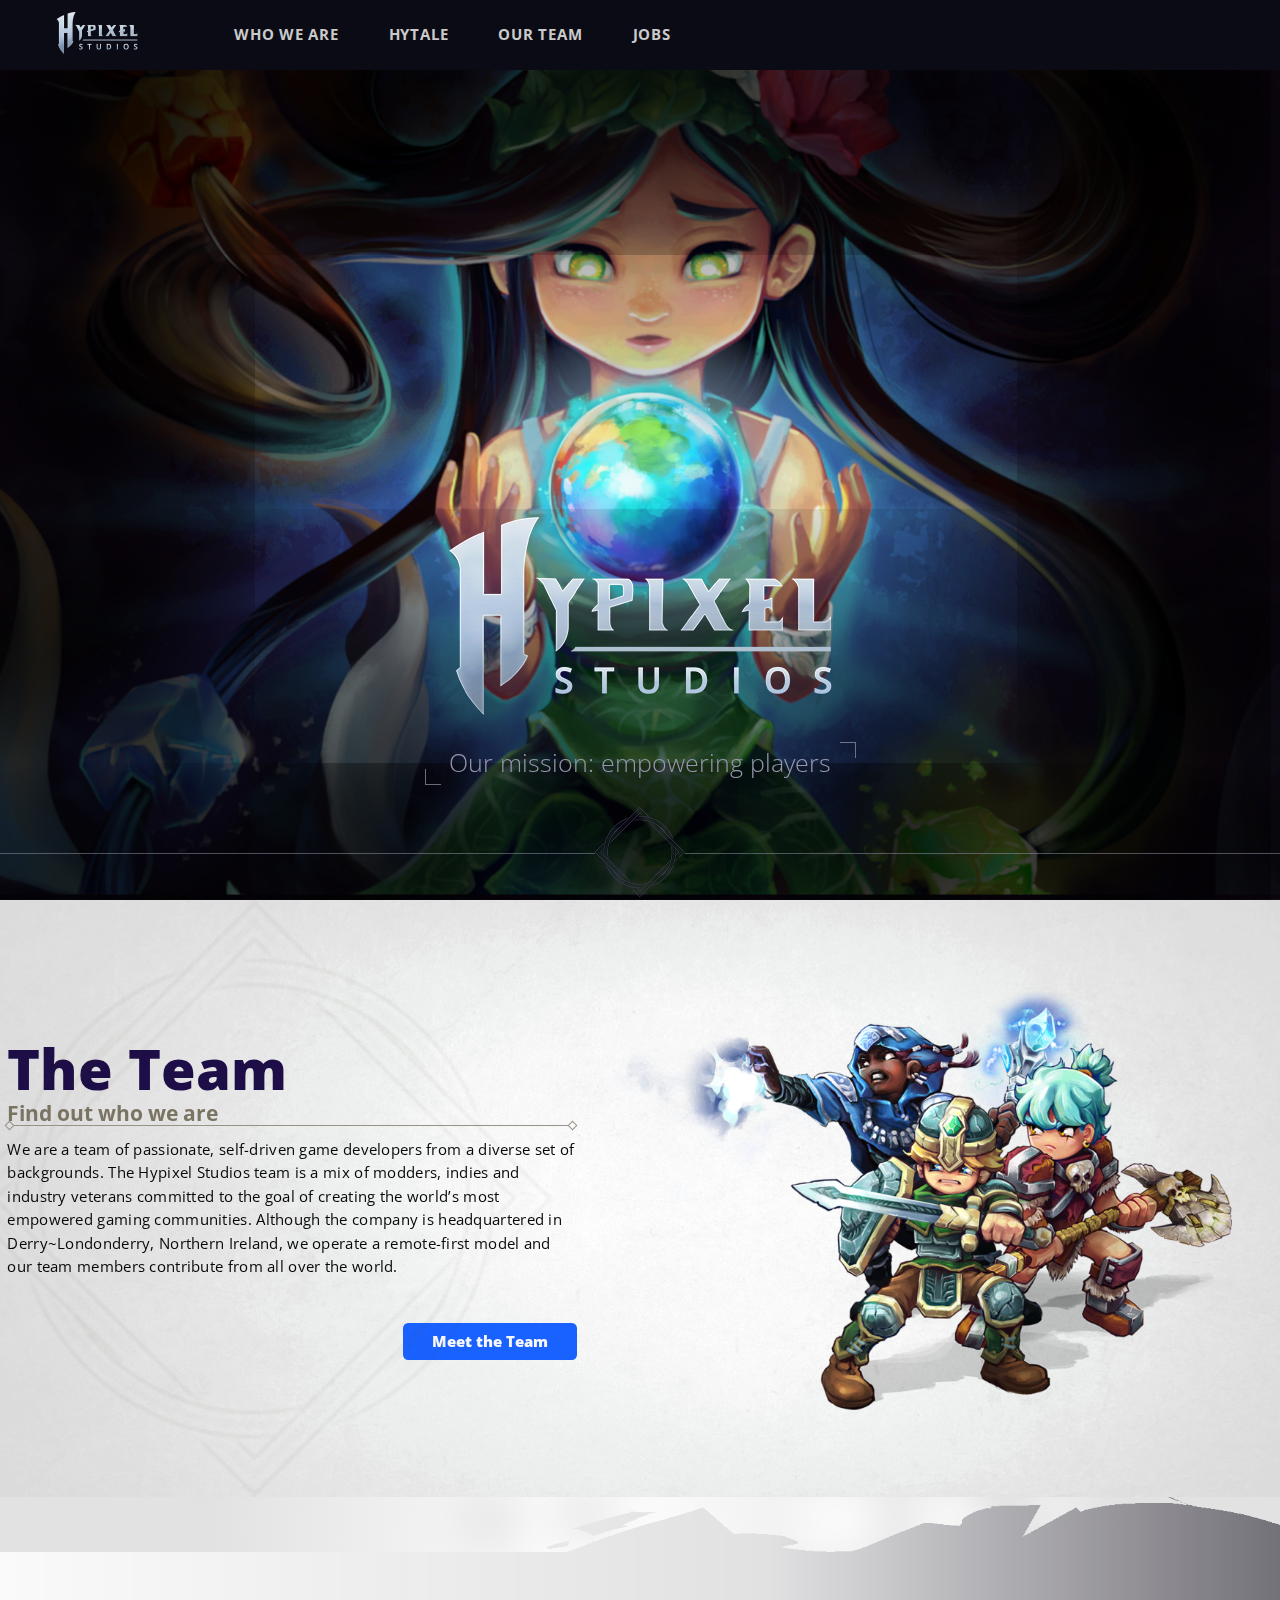
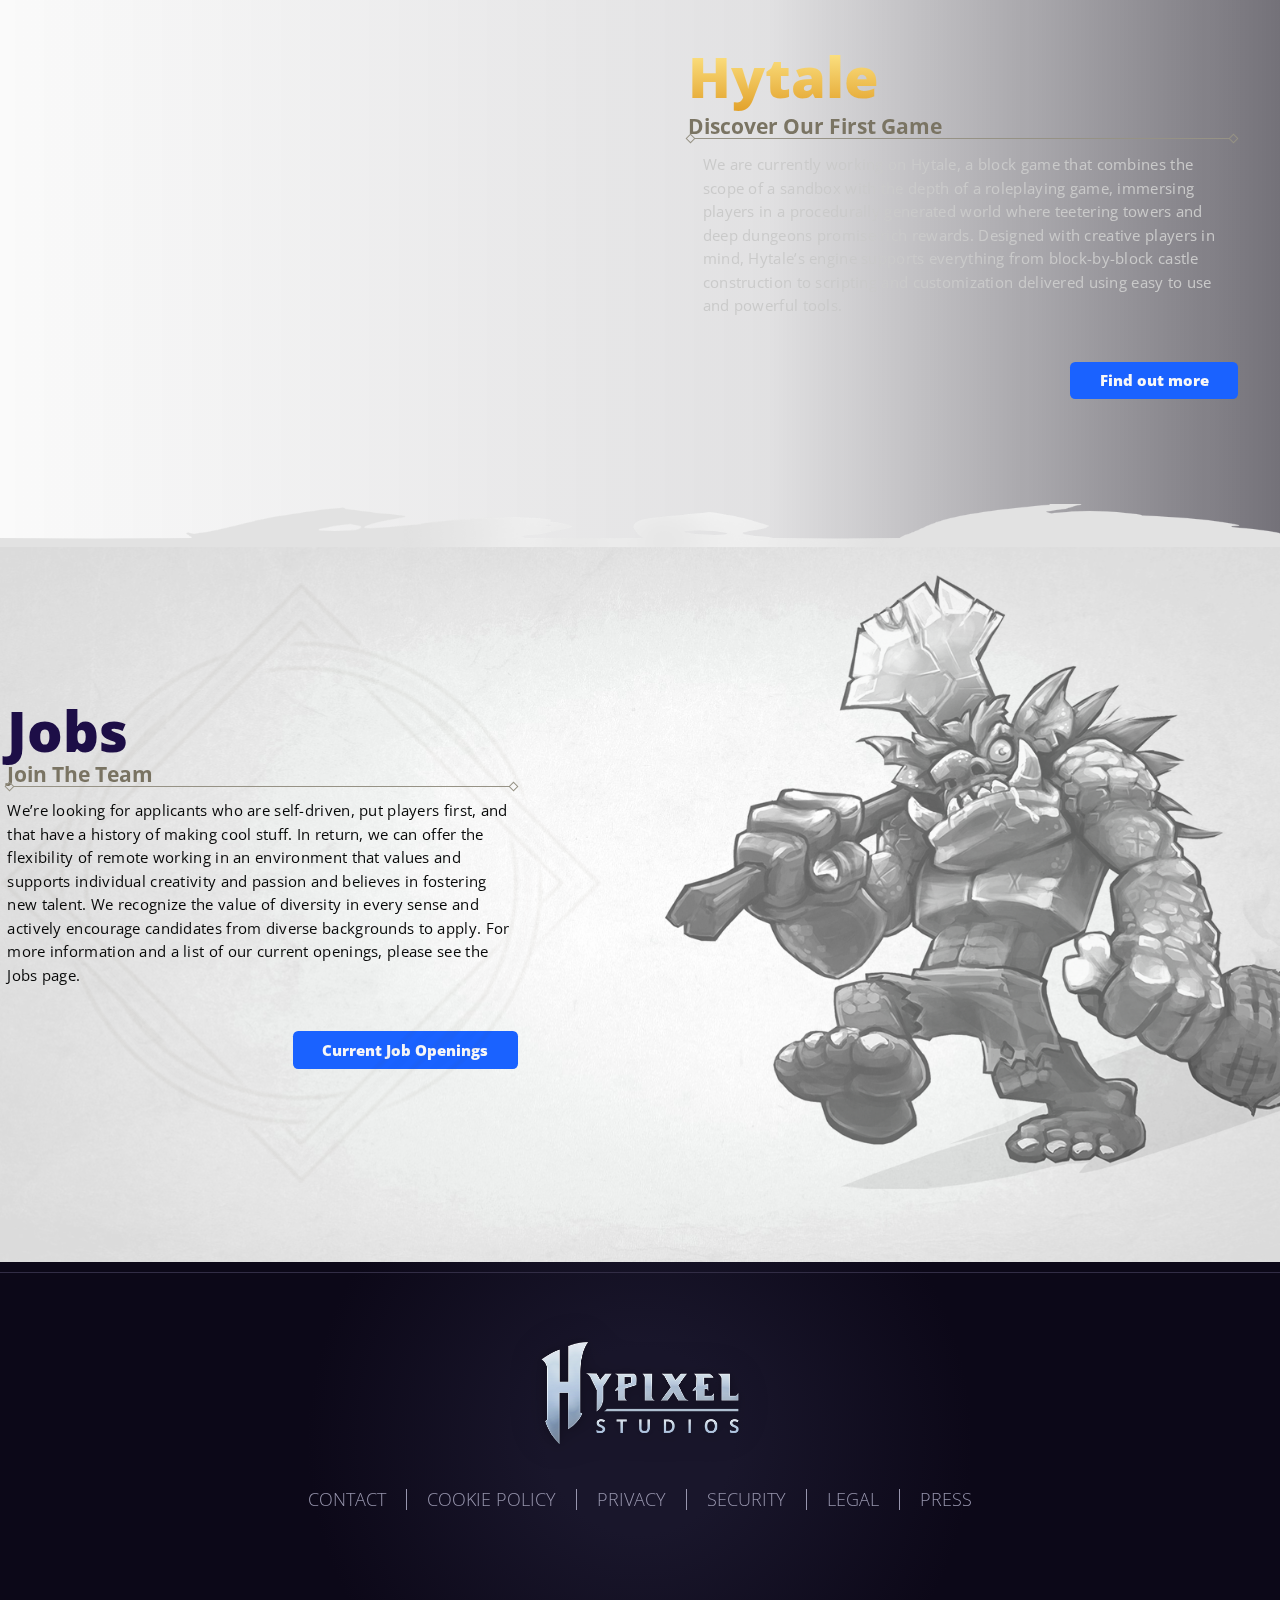
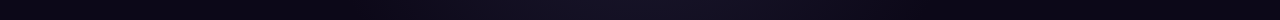
<file: index.html>
<!DOCTYPE html>
<html lang="pt-BR">
  <head>
    <meta charset="UTF-8" />
    <meta http-equiv="X-UA-Compatible" content="IE=edge" />
    <meta name="viewport" content="width=device-width, initial-scale=1.0" />
    <title>Document</title>
    <link rel="stylesheet" href="./src/css/estilo.css" />
    <link
      href="https://fonts.googleapis.com/css2?family=Open+Sans:wght@300;400;600;700;800&display=swap"
      rel="stylesheet"
    />
  </head>
  <body>
    <header>
      <div class="logo">
        <a href="/" aria-current="page">
          <img src="./src/img/logo-hypixel-studios--small.png" alt="Hypixel Studios Logo" />
        </a>
      </div>
      <nav class="conteudo">
        <ul>
          <li><a href="https://www.youtube.com/watch?v=dQw4w9WgXcQ">Who We Are</a></li>
          <li><a href="https://www.youtube.com/watch?v=dQw4w9WgXcQ">Hytale</a></li>
          <li><a href="https://www.youtube.com/watch?v=dQw4w9WgXcQ">Our Team</a></li>
          <li><a href="https://www.youtube.com/watch?v=dQw4w9WgXcQ">Jobs</a></li>
        </ul>
      </nav>
    </header>
    <div id="background">
      <div class="logo2">
        <img src="./src/img/hypixel-logo.76bfe0a.png" alt="" />
      </div>
      <div class="nossamissao">
        Our mission: empowering players
        <div class="box1"></div>
        <div class="box2"></div>
      </div>
      <div class="separador">
        <div class="linha"></div>
        <div class="bola">
          <img src="./src/img/rune-circle.c33ad31.png" alt="" />
        </div>
        <div class="linha"></div>
      </div>
    </div>
    <section id="Team">
      <div class="informa">
        <div class="texto">
          <h2 class="titulo">The Team</h2>
          <p class="subtexto">Find out who we are</p>
          <div class="divider"></div>
          <div class="sectiontext">
            <p>
              We are a team of passionate, self-driven game developers from a diverse set of
              backgrounds. The Hypixel Studios team is a mix of modders, indies and industry
              veterans committed to the goal of creating the world’s most empowered gaming
              communities. Although the company is headquartered in Derry~Londonderry, Northern
              Ireland, we operate a remote-first model and our team members contribute from all
              over the world.
            </p>
            <div class="actionbutton">
              <a href="https://www.youtube.com/watch?v=dQw4w9WgXcQ" class="meubotao"
                >Meet the Team</a>
            </div>
          </div>
        </div>
        <div class="guerreiros">
          <img src="./src/img/heroes.png" alt="" />
        </div>
      </div>
    </section>
    <section id="Hytale">
      <div class="border-effect-top">
        <img src="./src/img/bottom.png" alt="" />
      </div>
      <div class="border-effect-bottom">
        <img src="./src/img/top.png" alt="" />
      </div>
      <div class="hytalecontainer">
        <div class="hytalecontent">
          <h2>
            Hytale
          </h2>
          <p class="hytalesub">
            Discover Our First Game
          </p>
          <div class="divider"></div>
          <div class="hytaletext">
            <p>
              We are currently working on Hytale, a block game that combines the scope of a sandbox with the depth of a roleplaying game, immersing players in a procedurally generated world where teetering towers and deep dungeons promise rich rewards. Designed with creative players in mind, Hytale’s engine supports everything from block-by-block castle construction to scripting and customization delivered using easy to use and powerful tools.
            </p>
            <div class="actionbutton">
              <a href="https://www.youtube.com/watch?v=dQw4w9WgXcQ" class="meubotao"
              >Find out more</a>
            </div>
          </div>
        </div>
      </div>
      
    </section>
    <section id="Jobs">
      <div class="informax">
        <div class="texto">
          <h2 class="titulo">Jobs</h2>
          <p class="subtexto">Join The Team</p>
          <div class="divider"></div>
          <div class="sectiontext">
            <p>
              We’re looking for applicants who are self-driven, put players first, and that have a history of making cool stuff. In return, we can offer the flexibility of remote working in an environment that values and supports individual creativity and passion and believes in fostering new talent. We recognize the value of diversity in every sense and actively encourage candidates from diverse backgrounds to apply. For more information and a list of our current openings, please see the Jobs page.
            </p>
            <div class="actionbutton">
              <a href="https://www.youtube.com/watch?v=dQw4w9WgXcQ" class="meubotao"
                >Current Job Openings</a>
            </div>
          </div>

        </div>
        <div class="ogro">
          <img src="./src/img/trork-grey.9cf0d82.png" alt="">
        </div>
      </div>
    </section>
    <footer>
      <div class="footercontent">
        <img src="./src/img/hypixel-logo.76bfe0a.png" alt="">
        <div class="footerlinks">
          <a href="https://www.youtube.com/watch?v=dQw4w9WgXcQ" class="footerlink" >Contact</a>
          <a href="https://www.youtube.com/watch?v=dQw4w9WgXcQ" class="footerlink" >Cookie Policy</a>
          <a href="https://www.youtube.com/watch?v=dQw4w9WgXcQ" class="footerlink" >Privacy</a>
          <a href="https://www.youtube.com/watch?v=dQw4w9WgXcQ" class="footerlink" >Security</a>
          <a href="https://www.youtube.com/watch?v=dQw4w9WgXcQ" class="footerlink" >Legal</a>
          <a href="https://www.youtube.com/watch?v=dQw4w9WgXcQ" class="footerlink" >Press</a>
        </div>
      </div>
    </footer>
  </body>
</html>
</file>
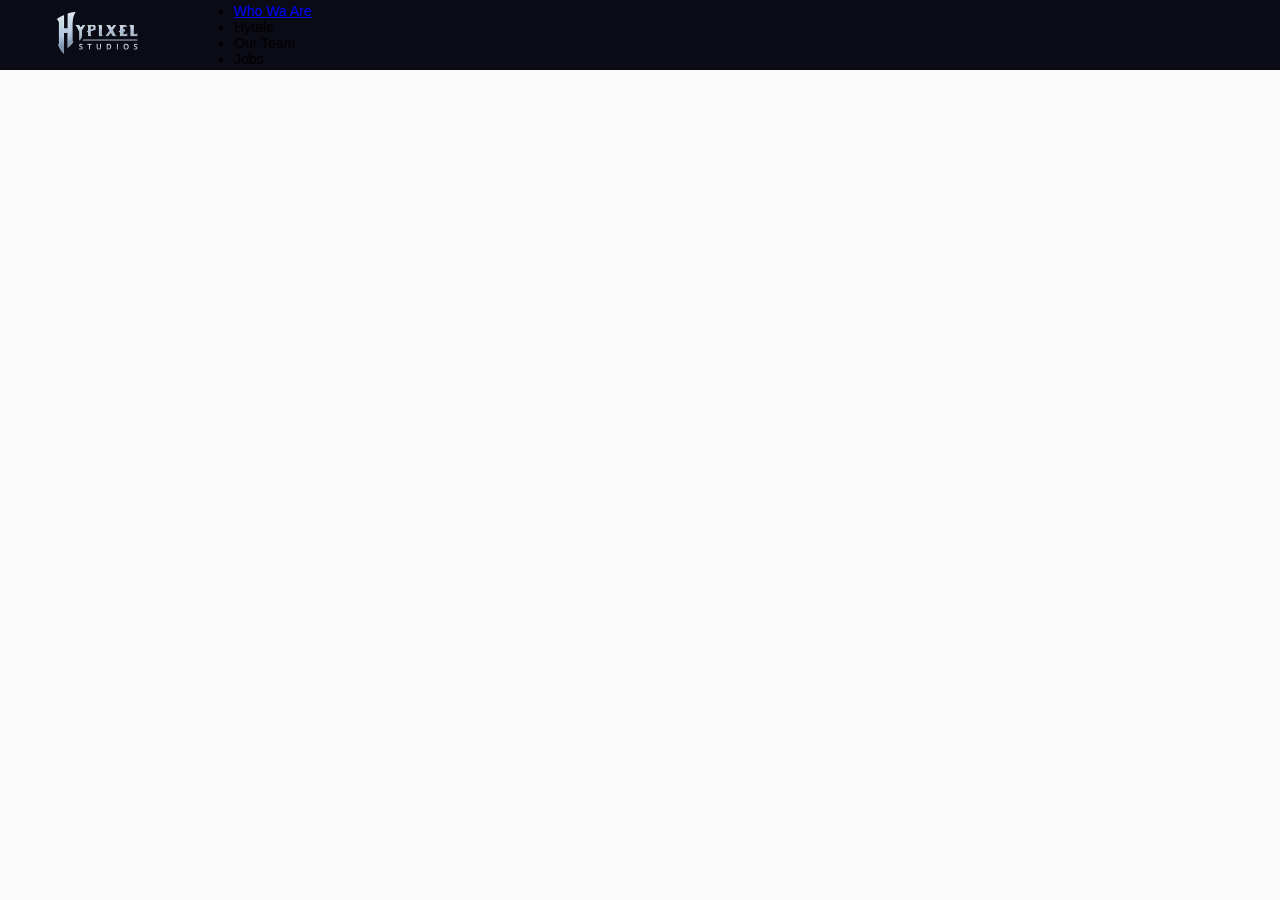
<file: Site/Main.html>
<!DOCTYPE html>
<html lang="pt-BR">
<head>
    <meta charset="UTF-8">
    <meta http-equiv="X-UA-Compatible" content="IE=edge">
    <meta name="viewport" content="width=device-width, initial-scale=1.0">
    <title>Document</title>
    <link rel="stylesheet" href="css/estilo.css">
</head>
<body>
    <header>
        <div class="logo">
            <a href="/" aria-current="page">
                <img src="logo-hypixel-studios--small.png" alt="Hypixel Studios Logo">
            </a>
        </div>
        <nav class="content">
           <ul>
               <li><a href="/who-we-are">Who Wa Are</a></li>
               <li><a href="/hytale"></a>Hytale</li>
               <li><a href="/our-team"></a>Our Team</li>
               <li><a href="/jobs"></a>Jobs</li>
           </ul>
        </nav>
    </header>
    <div id="background"></div>
    <section id="Team"></section>
    <section id="Hytale"></section>
    <section id="Jobs"></section>
    <footer></footer>
</body>
</html>
</file>
<file: src/css/estilo.css>
:root {
  --altura-header: 70px;
}
*{
  padding: 0;
  margin: 0;
  box-sizing: border-box;
}
html {
  font-size: 14px;
  font-family: "Open Sans", sans-serif;
  line-height: 1.15;
  -webkit-text-size-adjust: 100%;
  overflow-x: hidden;
}

a {
  text-decoration: none;
}

a:hover {
  opacity: 0.8;
}

body {
  text-rendering: optimizeLegibility;
  -webkit-font-smoothing: antialiased;

  background-image: url(../img/zone1.9dd90e3.jpg);
  background-repeat: no-repeat;
  background-position: center center;
  background-size: cover;
  background-attachment: fixed;
  transform: translatez(0);
  -webkit-transform: translatez(0);
  
  background-color: #fafafa;
  overflow: auto;
  margin: 0;
  text-rendering: optimizeLegibility;
  -webkit-font-smoothing: antialiased;
}
header {
  background-color: #0a0b14;
  height: var(--altura-header);
  position: fixed;
  top: 0;
  left: 0;
  width: 100%;
  z-index: 1000;
  display: flex;
  align-items: center;
}

.conteudo {
  margin: 0;
  padding: 0;
  display: flex;
  list-style: none;
  height: 100%;
 
}

.conteudo ul {
  display: block;
  list-style-type: none;
  margin: 0;
  padding: 0 0 0 30px;
  display: flex;
  gap: 30px;
}

.conteudo ul li a {
  font-size: 1.1em;
  letter-spacing: 0.05em;
  color: #cacaca;
  text-transform: uppercase;
  font-weight: bold;
  text-decoration: none;
  height: var(--altura-header);
  line-height: var(--altura-header);
  padding: 0 10px;
  white-space: nowrap;
}
.logo {
  position: relative;
  float: left;
  padding: 0 4rem;
}
#background {
  background-image: url(../img/Background.png);
  height: 100vh;
  background-size: cover;
  box-shadow: inset 0 0 500px 240px black;
  background-position: 50%;
  display: flex;
  flex-direction: column;
  justify-content: flex-end;
  align-items: center;
}
.logo2 {
  bottom: 60px;
  position: relative;
}

.nossamissao {
  font-weight: 300;
  color: #9896ae;
  font-size: 1.8em;
  position: relative;
  bottom: 30px;
  width: 399px;
  text-align: center;
}
.box1 {
  position: absolute;
  border: 1px solid #9896ae;
  border-top: 0;
  border-right: 0;
  width: 16px;
  height: 16px;
  opacity: 0.7;
  left: -16px;
  bottom: -8px;
}
.box2 {
  position: absolute;
  border: 1px solid #9896ae;
  border-left: 0;
  border-bottom: 0;
  width: 16px;
  height: 16px;
  opacity: 0.7;
  right: -16px;
  top: -6px;
}
.separador {
  display: flex;
  align-items: center;
  justify-content: center;
  bottom: 20px;
  width: 100%;
}
.linha {
  opacity: 0.5;
  flex: 1;
  height: 1px;
  background-color: #9896ae;
}
.bola img {
  width: 90px;
}
#Team {
  background-image: url(../img/fundocinza.jpg);
  background-size: cover;
  background-position: 50%;
}
#Jobs{
  background-image: url(../img/fundocinza.jpg);
  background-size: cover;
  background-position: 50%;
}
.informa {
  position: relative;
  padding: 6em 2em;
  margin: 0 auto;
  display: flex;
  align-items: center;
  justify-content: center;
  max-width: 1280px;
  right: 5%;
}

.texto {
  flex: 1;
  padding: 0 2em;
  justify-content: flex-end;
  width: 100%;
  height: 100%;
}

.informa::before {
  pointer-events: none;
  opacity: 0.05;
  position: absolute;
  width: 100%;
  height: 100%;
  content: "";
  background-image: url(../img/runa.png);
  background-repeat: no-repeat;
  background-size: contain;
  background-position-x: 5px;
}
.informax{
  position: relative;
  padding: 2em 2em 5em 2em;
    margin: 0 auto;
    display: flex;
    align-items: center;
    justify-content: center;
    max-width: 1280px;
    right: 5%;
}
.informax::before {
  pointer-events: none;
  opacity: 0.05;
  position: absolute;
  width: 100%;
  height: 100%;
  content: "";
  background-image: url(../img/runa.png);
  background-repeat: no-repeat;
  background-size: 600px;
  background-position-x: 50px;
  background-position-y: center;
}
.divider {
  background: #969285;
  height: 1px;
  width: calc(100% - 14px);
  margin-left: 6px;
  position: relative;
}
.subtexto {
  color: #7a7463;
  font-size: 1.5em;
  font-weight: 700;
}
.subtexto p {
  line-height: 160%;
  letter-spacing: 0.02em;
  font-size: 1.05em;
  font-weight: 400;
  margin: 0.8em 0;
}
.titulo {
  color: #1d0e47;
  font-size: 4rem;
  font-weight: 800;
  margin: 0;
}
.titulo h2 {
  display: block;
  font-size: 1.5em;
  margin-block-start: 0.83em;
  margin-block-end: 0.83em;
  margin-inline-start: 0px;
  margin-inline-end: 0px;
  font-weight: bold;
}

.divider::before {
  position: absolute;
  content: "";
  width: 5px;
  height: 5px;
  border: 1px solid #969285;
  transform: rotate(45deg);
  top: -3px;
  left: -7px;
}
.divider::after {
  position: absolute;
  content: "";
  width: 5px;
  height: 5px;
  border: 1px solid #969285;
  transform: rotate(45deg);
  top: -3px;
  right: -7px;
}
.sectiontext {
  color: #060707;
}
.sectiontext p {
  display: block;
  margin-block-start: 1em;
  margin-block-end: 1em;
  margin-inline-start: 0px;
  margin-inline-end: 0px;
  line-height: 160%;
  letter-spacing: 0.02em;
  font-size: 1.05em;
  font-weight: 400;
  margin: 0.8em 0 3em 0;
  text-align: left;
  float: right;
}
.guerreiros {
  padding: 0;
  flex: 1;
  z-index: 10;
}
.guerreiros img {
  width: 110%;
}
.ogro{
  padding: 0;
  flex: 1;
  z-index: 10;
  margin-left: 10%;
}
.ogro img {
  width: 140%;
}

.actionbutton {
  display: flex;
  width: 100%;
  justify-content: flex-end;
}

.meubotao {
  background-color: #1a62ff;
  padding: 0.7em 2em;
  border-radius: 0.35em;
  color: #f7f7f7;
  font-weight: 800;
  font-size: 1.05em;
  border: 0;
  cursor: pointer;
}

#Hytale {
  position: relative;
  height: 650px;
  background-image: linear-gradient(270deg,rgba(13,9,22,.9),rgba(13,9,22,.8) 40%,rgba(13,9,22,.1) 70%,rgba(13,9,22,0)); /*AQUI!!!!!!*/
  overflow-y: hidden;
  background-size: 200%;
  transition: background 0.6s;
}

.border-effect-top {
  position: absolute;
  top: 0;
  left: 0;
  width:100%
  
}

.border-effect-bottom {
  position: absolute;
  bottom: -6px;
  left: 0;
  width:100%
}

#Hytale .border-effect-bottom img {
  width: 100%;
  max-height: 120px;
}

#Hytale .border-effect-top img {
  width: 100%;
  max-height: 120px;
}
.hytalecontainer{
  position: relative;
  padding: 6em 2em;
  margin: 0 auto;
  display: flex;
  align-items: center;
  justify-content: flex-end;
  width: 100%;
  height: 100%;
  max-width: 1280px;
}
section{
  overflow-x: hidden;
  padding: 0 1em;
}
.hytalecontent{
  flex: 1;
  
    width: 100%;
    
    
    
    max-width: 550px;
}

.hytalecontent h2{
  
    color: #9896ae;
    font-size: 4rem;
    padding-bottom: 0.1em;
    font-weight: 800;
    margin: 0;
    text-align: left;
    position: relative;
    background: linear-gradient(#ffe98d,#e19f27);
    -webkit-background-clip: text;
    background-clip: text;
    -webkit-text-fill-color: transparent;
    background-repeat: no-repeat;
    background-size: 100% 98%;
    background-position: 50%;
}
.hytalesub{
  color: #7a7463;
    font-size: 1.5em;
    text-align: left;
    font-weight: 700;
}
.hytaletext{
  margin-top: 1em;
    color: #cacaca;
}
.hytaletext p{
  display: block;
    margin-block-start: 1em;
    margin-block-end: 1em;
    margin-inline-start: 0px;
    margin-inline-end: 0px;
    line-height: 160%;
    letter-spacing: .02em;
    font-size: 1.05em;
    font-weight: 400;
    margin: 0.8em 0px 3em;
    padding: 0 1em;
}
footer{
  background: radial-gradient(circle,#19162b 0,#19162b 14%,#0c0818 50%);
  position: relative;
  padding-bottom: 70px;
}
footer::before{
  content: "";
  position: absolute;
  top: 10px;
  left: 0;
  width: 100%;
  height: 1px;
  background-color: #322d45;
}
.footercontent{
  display: flex;
    flex-direction: column;
    align-items: center;
    height: 100%;
    padding: 40px;
}
.footercontent img{
  margin-top: 40px;
  width: 200px;

  filter: drop-shadow(0 6px 10px rgba(0,0,0,.12)) drop-shadow(0 1px 18px rgba(0,0,0,.14)) drop-shadow(0 3px 5px rgba(0,0,0,.12)) drop-shadow(0 -2px 3px rgba(0,0,0,.1));
}
.footerlinks{
  margin-top: 35px;
  display: flex;
  justify-content: start;
  flex-wrap: wrap;
}
.footerlink{
  padding: 0 20px;
    font-size: 1.3em;
    color: #9896ae;
    margin-top: 10px;
    font-weight: 200;
    text-transform: uppercase;
    border-right: 1px solid #9896ae;
    
}
.footerlink:last-child{
  
    border-right: 0;
}

/* HEADER RESPONSIVIDADE */

@media (max-width: 700px) {
  header .logo {
    display: none;
  }

  .conteudo ul li a {
    font-size: 0.8em;
  }

  .informa {
    flex-direction: column-reverse;
  }
  .informax {
    flex-direction: column-reverse;
  }
  #Hytale{
    
    background-position: 100%;
  }
}

@media (max-width: 450px) {
  .conteudo ul li a {
    font-size: 0.7em;
  }
}
</file>
<file: Site/css/estilo.css>
:root {
    --altura-header: 70px;
}
html {
    font-size: 14px;
    font-family: "Open Sans",sans-serif;
    line-height: 1.15;
    -webkit-text-size-adjust: 100%;
}
body{
    text-rendering: optimizeLegibility;
    -webkit-font-smoothing: antialiased;
    background-color: #fafafa;
    overflow: auto;
}
header{
    background-color: #0a0b14;
    height: var(--altura-header);
    position: fixed;
    top: 0;
    left: 0;
    width: 100%;
    z-index: 1000;
    display: flex;
    align-items: center;
    
}

.conteudo {
    margin: 0;
    padding: 0;
    display: flex;
    list-style: none;
    height: 100%;
}

.conteudo ul{
    display: block;
    list-style-type: disc;
    margin: 0;
    padding: 0 0 0 30px;
    display: flex;
    gap: 30px;
}
.conteudo ul li {
    
}
.conteudo ul li a {
    font-size: 1.1em;
    letter-spacing: .05em;
    color: #cacaca;
    text-transform: uppercase;
    font-weight: bold;
    text-decoration: none;
    height: var(--altura-header);
    line-height: var(--altura-header);
    padding: 0 10px;
}
.logo{
    position: relative;
    float: left;
    padding: 0 4rem;
}
</file>
